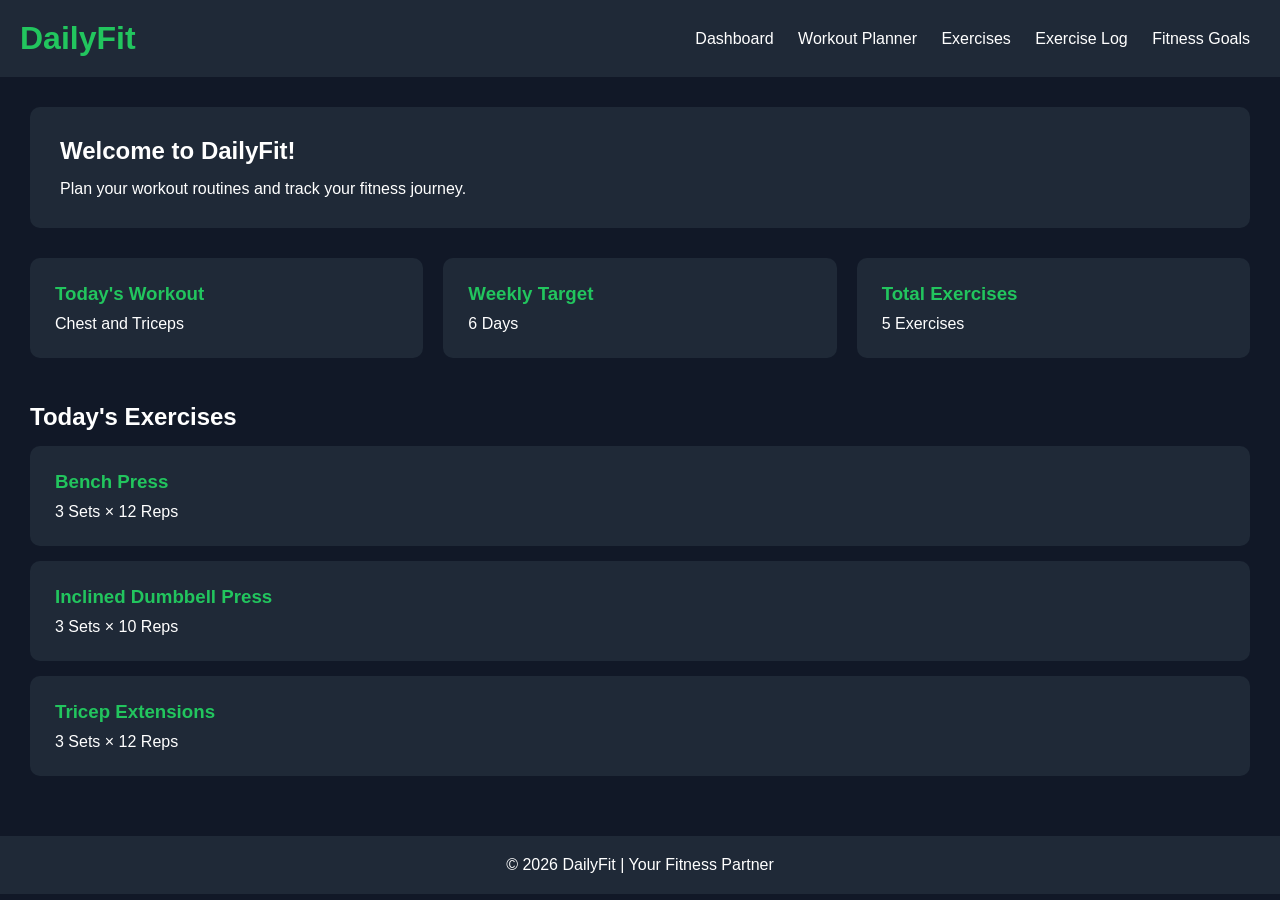
<file: index.html>
<!DOCTYPE html>
<html lang="en">
<head>
    <meta charset="UTF-8">
    <meta name="viewport" content="width=device-width, initial-scale=1.0">
    <title>DailyFit - Dashboard</title>
    <link rel="stylesheet" href="style.css">
    <link rel="icon" type="image/JPG" href="logo.jpg">
</head>

<body>

    <header>
        
        <h1>DailyFit</h1>
        <nav>
            <a href="index.html">Dashboard</a>
            <a href="planner.html">Workout Planner</a>
            <a href="exercises.html">Exercises</a>
            <a href="log.html">Exercise Log</a>
            <a href="goals.html">Fitness Goals</a>
        </nav>
    </header>

    <main>

       
        <section class="welcome">
            <h2>Welcome to DailyFit!</h2>
            <p>Plan your workout routines and track your fitness journey.</p>
        </section>

       
        <section class="summary">
            <div class="card">
                <h3>Today's Workout</h3>
                <p>Chest and Triceps</p>
            </div>

            <div class="card">
                <h3>Weekly Target</h3>
                <p>6 Days</p>
            </div>

            <div class="card">
                <h3>Total Exercises</h3>
                <p>5 Exercises</p>
            </div>
        </section>

        
        <section>
            <h2>Today's Exercises</h2>

            <div class="card">
                <h3>Bench Press</h3>
                <p>3 Sets × 12 Reps</p>
            </div>

            <div class="card">
                <h3>Inclined Dumbbell Press</h3>
                <p>3 Sets × 10 Reps</p>
            </div>

            <div class="card">
                <h3>Tricep Extensions</h3>
                <p>3 Sets × 12 Reps</p>
            </div>
        </section>

    </main>

    <footer>
        <p>© 2026 DailyFit | Your Fitness Partner</p>
    </footer>

</body>
</html>
</file>
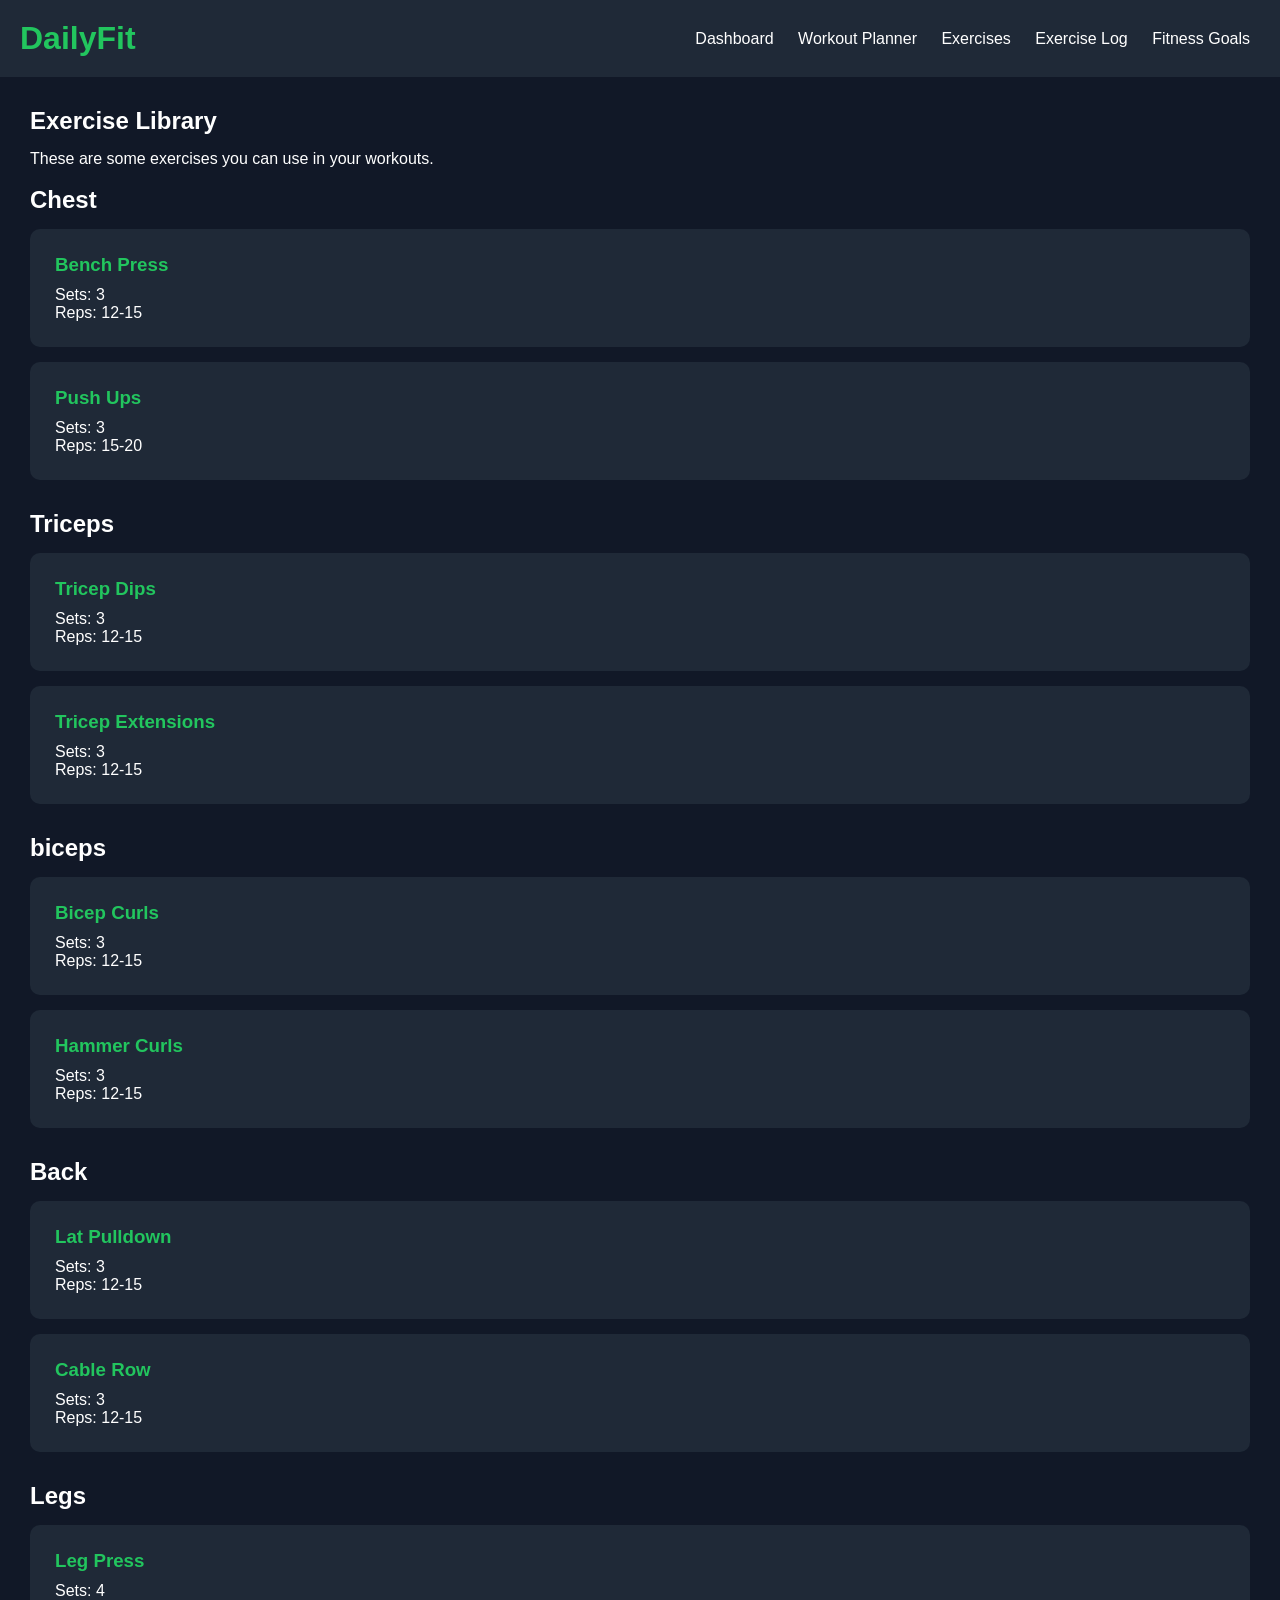
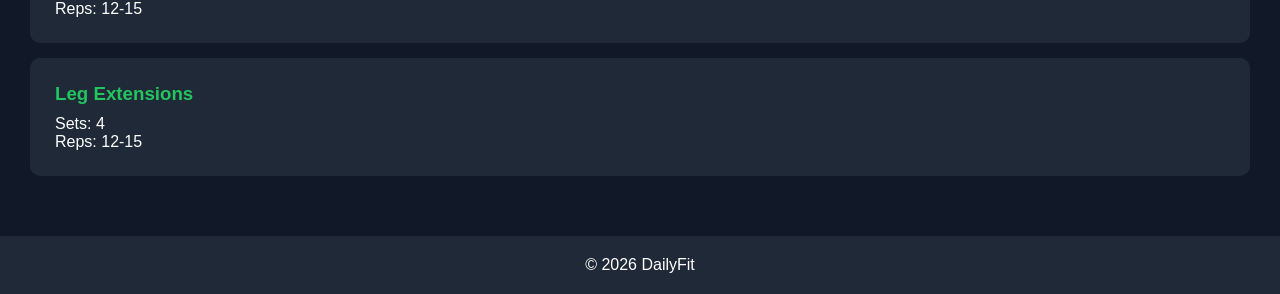
<file: exercises.html>
<!DOCTYPE html>
<html lang="en">
<head>
    <meta charset="UTF-8">
    <meta name="viewport" content="width=device-width, initial-scale=1.0">
    <title>Exercise Library - DailyFit</title>
    <link rel="stylesheet" href="style.css">
    <link rel="icon" type="image/JPG" href="logo.jpg">
</head>

<body>

    <header>
        
        <h1>DailyFit</h1>
        <nav>
            <a href="index.html">Dashboard</a>
            <a href="planner.html">Workout Planner</a>
            <a href="exercises.html">Exercises</a>
            <a href="log.html">Exercise Log</a>
            <a href="goals.html">Fitness Goals</a>
        </nav>
    </header>

    <main>

        <h2>Exercise Library</h2>
        <p>These are some exercises you can use in your workouts.</p>
        <br>

        
        <section>
            <h2>Chest</h2>

            <div class="card">
                <h3>Bench Press</h3>
                <p>Sets: 3</p>
                <p>Reps: 12-15</p>
            </div>

            <div class="card">
                <h3>Push Ups</h3>
                <p>Sets: 3</p>
                <p>Reps: 15-20</p>
            </div>
        </section>

        <section>
            <h2>Triceps</h2>

            <div class="card">
                <h3>Tricep Dips</h3>
                <p>Sets: 3</p>
                <p>Reps: 12-15</p>
            </div>

            <div class="card">
                <h3>Tricep Extensions</h3>
                <p>Sets: 3</p>
                <p>Reps: 12-15</p>
            </div>
        </section>

        <section>
            <h2>biceps</h2>

            <div class="card">
                <h3>Bicep Curls</h3>
                <p>Sets: 3</p>
                <p>Reps: 12-15</p>
            </div>

            <div class="card">
                <h3>Hammer Curls</h3>
                <p>Sets: 3</p>
                <p>Reps: 12-15</p>
            </div>
        </section>

   
        <section>
            <h2>Back</h2>

            <div class="card">
                <h3>Lat Pulldown</h3>
                <p>Sets: 3</p>
                <p>Reps: 12-15</p>
            </div>

            <div class="card">
                <h3>Cable Row</h3>
                <p>Sets: 3</p>
                <p>Reps: 12-15</p>
            </div>
        </section>

        
        <section>
            <h2>Legs</h2>

            <div class="card">
                <h3>Leg Press</h3>
                <p>Sets: 4</p>
                <p>Reps: 12-15</p>
            </div>
            
            <div class="card">
                <h3>Leg Extensions</h3>
                <p>Sets: 4</p>
                <p>Reps: 12-15</p>
            </div>
        </section>

    </main>

    <footer>
        <p>© 2026 DailyFit</p>
    </footer>

</body>
</html>
</file>
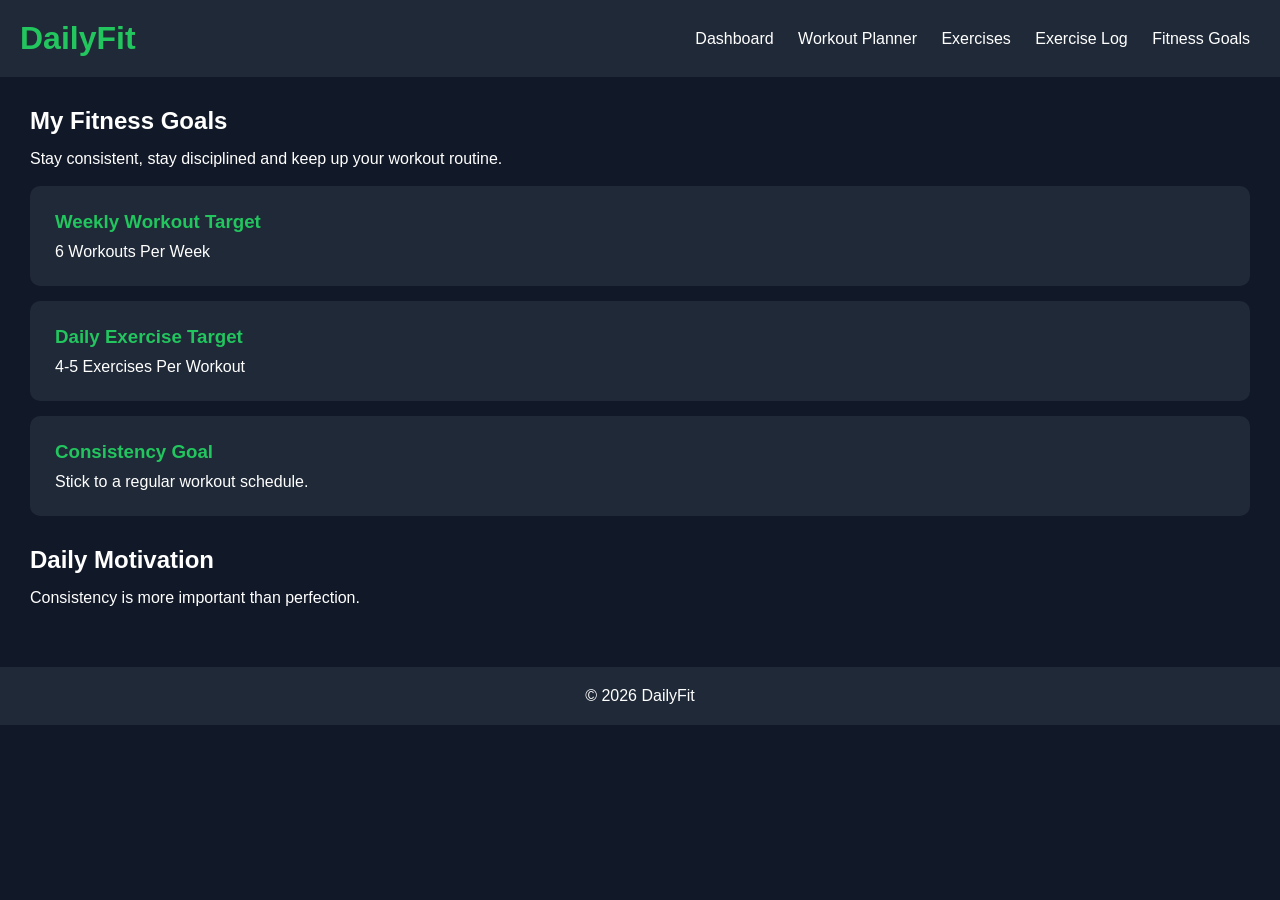
<file: goals.html>
<!DOCTYPE html>
<html lang="en">
<head>
    <meta charset="UTF-8">
    <meta name="viewport" content="width=device-width, initial-scale=1.0">
    <title>Fitness Goals - DailyFit</title>
    <link rel="stylesheet" href="style.css">
    <link rel="icon" type="image/JPG" href="logo.jpg">
</head>

<body>

    <header>
        
        <h1>DailyFit</h1>
        <nav>
            <a href="index.html">Dashboard</a>
            <a href="planner.html">Workout Planner</a>
            <a href="exercises.html">Exercises</a>
            <a href="log.html">Exercise Log</a>
            <a href="goals.html">Fitness Goals</a>
        </nav>
    </header>

    <main>

        <h2>My Fitness Goals</h2>
        <p>Stay consistent, stay disciplined and keep up your workout routine.</p>
        <br>

     
        <section class="goals-container">

            <div class="card">
                <h3>Weekly Workout Target</h3>
                <p>6 Workouts Per Week</p>
            </div>

            <div class="card">
                <h3>Daily Exercise Target</h3>
                <p>4-5 Exercises Per Workout</p>
            </div>

            <div class="card">
                <h3>Consistency Goal</h3>
                <p>Stick to a regular workout schedule.</p>
            </div>

        </section>

        <section class="motivation">
            <h2>Daily Motivation</h2>
            <p>Consistency is more important than perfection.</p>
        </section>

    </main>

    <footer>
        <p>© 2026 DailyFit</p>
    </footer>

</body>
</html>
</file>
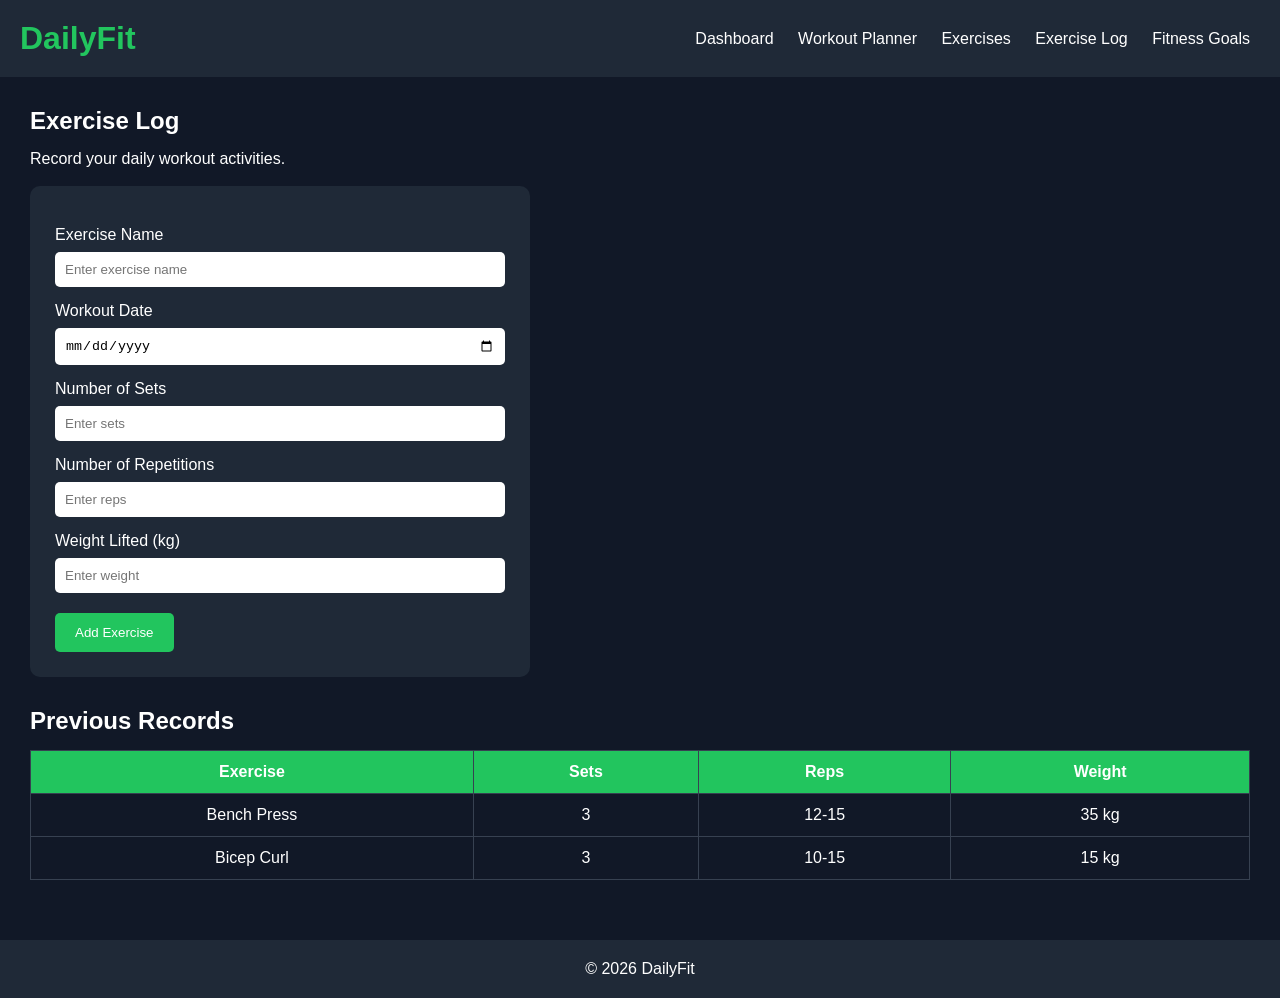
<file: log.html>
<!DOCTYPE html>
<html lang="en">
<head>
    <meta charset="UTF-8">
    <meta name="viewport" content="width=device-width, initial-scale=1.0">
    <title>Exercise Log - DailyFit</title>
    <link rel="stylesheet" href="style.css">
    <link rel="icon" type="image/JPG" href="logo.jpg">
</head>

<body>

    <header>
        
        <h1>DailyFit</h1>
        <nav>
            <a href="index.html">Dashboard</a>
            <a href="planner.html">Workout Planner</a>
            <a href="exercises.html">Exercises</a>
            <a href="log.html">Exercise Log</a>
            <a href="goals.html">Fitness Goals</a>
        </nav>
    </header>

    <main>

        <h2>Exercise Log</h2>
        <p>Record your daily workout activities.</p>
        <br>

        
        <section class="form-container">
            <form>
                <label for="exercise">Exercise Name</label>
                <input type="text" id="exercise" name="exercise" placeholder="Enter exercise name">

                <label for="date">Workout Date</label>
                <input type="date" id="date" name="date">

                <label for="sets">Number of Sets</label>
                <input type="number" id="sets" name="sets" placeholder="Enter sets">

                <label for="reps">Number of Repetitions</label>
                <input type="number" id="reps" name="reps" placeholder="Enter reps">

                <label for="weight">Weight Lifted (kg)</label>
                <input type="number" id="weight" name="weight" placeholder="Enter weight">

                <button type="submit">Add Exercise</button>
            </form>
        </section>

        <section>
            <h2>Previous Records</h2>

            <table>
                <tr>
                    <th>Exercise</th>
                    <th>Sets</th>
                    <th>Reps</th>
                    <th>Weight</th>
                </tr>

                <tr>
                    <td>Bench Press</td>
                    <td>3</td>
                    <td>12-15</td>
                    <td>35 kg</td>
                </tr>

                <tr>
                    <td>Bicep Curl</td>
                    <td>3</td>
                    <td>10-15</td>
                    <td>15 kg</td>
                </tr>
            </table>
        </section>

    </main>

    <footer>
        <p>© 2026 DailyFit</p>
    </footer>

</body>
</html>
</file>
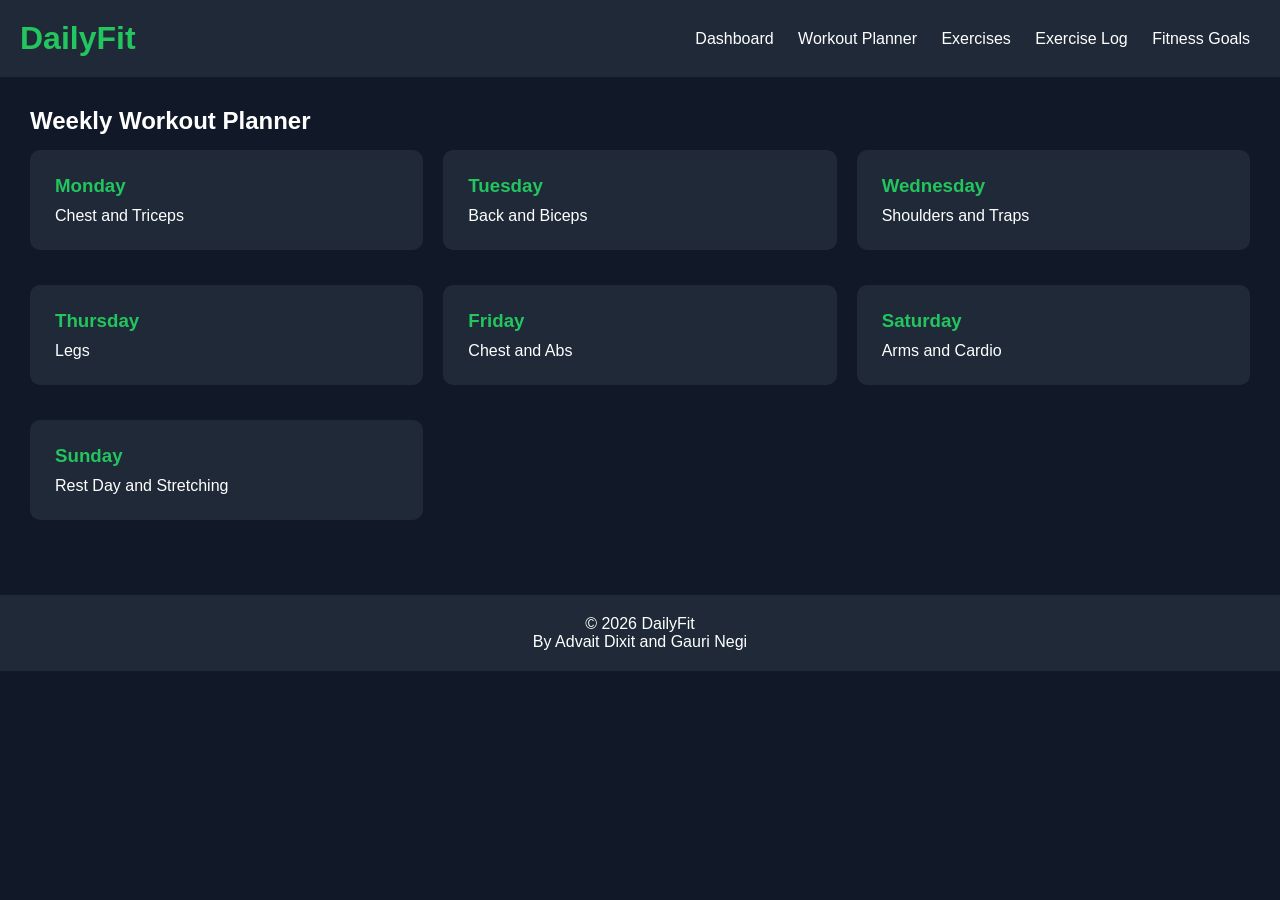
<file: planner.html>
<!DOCTYPE html>
<html lang="en">
<head>
    <meta charset="UTF-8">
    <meta name="viewport" content="width=device-width, initial-scale=1.0">
    <title>Workout Planner - DailyFit</title>
    <link rel="stylesheet" href="style.css">
    <link rel="icon" type="image/JPG" href="logo.jpg">
</head>

<body>

    <header>
        
        <h1>DailyFit</h1>
        <nav>
            <a href="index.html">Dashboard</a>
            <a href="planner.html">Workout Planner</a>
            <a href="exercises.html">Exercises</a>
            <a href="log.html">Exercise Log</a>
            <a href="goals.html">Fitness Goals</a>
        </nav>
    </header>

    <main>

        <h2>Weekly Workout Planner</h2>

        <section class="workout-container">

            <div class="card">
                <h3>Monday</h3>
                <p>Chest and Triceps</p>
            </div>

            <div class="card">
                <h3>Tuesday</h3>
                <p>Back and Biceps</p>
            </div>

            <div class="card">
                <h3>Wednesday</h3>
                <p>Shoulders and Traps</p>
            </div>

            <div class="card">
                <h3>Thursday</h3>
                <p>Legs</p>
            </div>

            <div class="card">
                <h3>Friday</h3>
                <p>Chest and Abs</p>
            </div>

            <div class="card">
                <h3>Saturday</h3>
                <p>Arms and Cardio</p>
            </div>

            <div class="card">
                <h3>Sunday</h3>
                <p>Rest Day and Stretching</p>
            </div>

        </section>

    </main>

    <footer>
        <p>© 2026 DailyFit</p>
        <p>By Advait Dixit and Gauri Negi</p>
    </footer>

</body>
</html>
</file>
<file: style.css>
/* general styling */
* {
    margin: 0;
    padding: 0;
    box-sizing: border-box;
}

body {
    font-family: Arial, sans-serif;
    background-color: #111827;
    color: white;
}

/* header */
header {
    background-color: #1F2937;
    padding: 20px;
    display: flex;
    justify-content: space-between;
    align-items: center;
}

header h1 {
    color: #22C55E;
}

/* navigation links */
nav a {
    color: white;
    text-decoration: none;
    margin: 10px;
    font-size: 16px;
}

nav a:hover {
    color: #22C55E;
}

/* main content */
main {
    padding: 30px;
}

h2 {
    margin-bottom: 15px;
}

section {
    margin-bottom: 30px;
}

/* welcome box */
.welcome {
    background-color: #1F2937;
    padding: 30px;
    border-radius: 10px;
}

/* summary cards on the dashboard */
.summary {
    display: flex;
    gap: 20px;
    margin-top: 25px;
}

/* cards used on every page */
.card {
    background-color: #1F2937;
    padding: 25px;
    border-radius: 10px;
    margin-bottom: 15px;
    flex: 1;
}

.card h3 {
    color: #22C55E;
    margin-bottom: 10px;
}

/* planner page grid (3 cards in a row) */
.workout-container {
    display: grid;
    grid-template-columns: repeat(3, 1fr);
    gap: 20px;
}

/* form */
.form-container {
    background-color: #1F2937;
    padding: 25px;
    border-radius: 10px;
    max-width: 500px;
}

form label {
    display: block;
    margin-top: 15px;
}

form input {
    width: 100%;
    padding: 10px;
    margin-top: 8px;
    border-radius: 5px;
    border: none;
}

/* button */
button {
    background-color: #22C55E;
    color: white;
    padding: 12px 20px;
    border: none;
    border-radius: 5px;
    margin-top: 20px;
    cursor: pointer;
}

button:hover {
    background-color: #16A34A;
}

/* table */
table {
    width: 100%;
    border-collapse: collapse;
}

th, td {
    border: 1px solid #374151;
    padding: 12px;
    text-align: center;
}

th {
    background-color: #22C55E;
}

/* footer */
footer {
    text-align: center;
    background-color: #1F2937;
    padding: 20px;
}

/* for small screens like phones */
@media (max-width: 768px) {
    header {
        flex-direction: column;
        gap: 20px;
    }

    .summary {
        flex-direction: column;
    }

    .workout-container {
        grid-template-columns: 1fr;
    }
}
</file>
